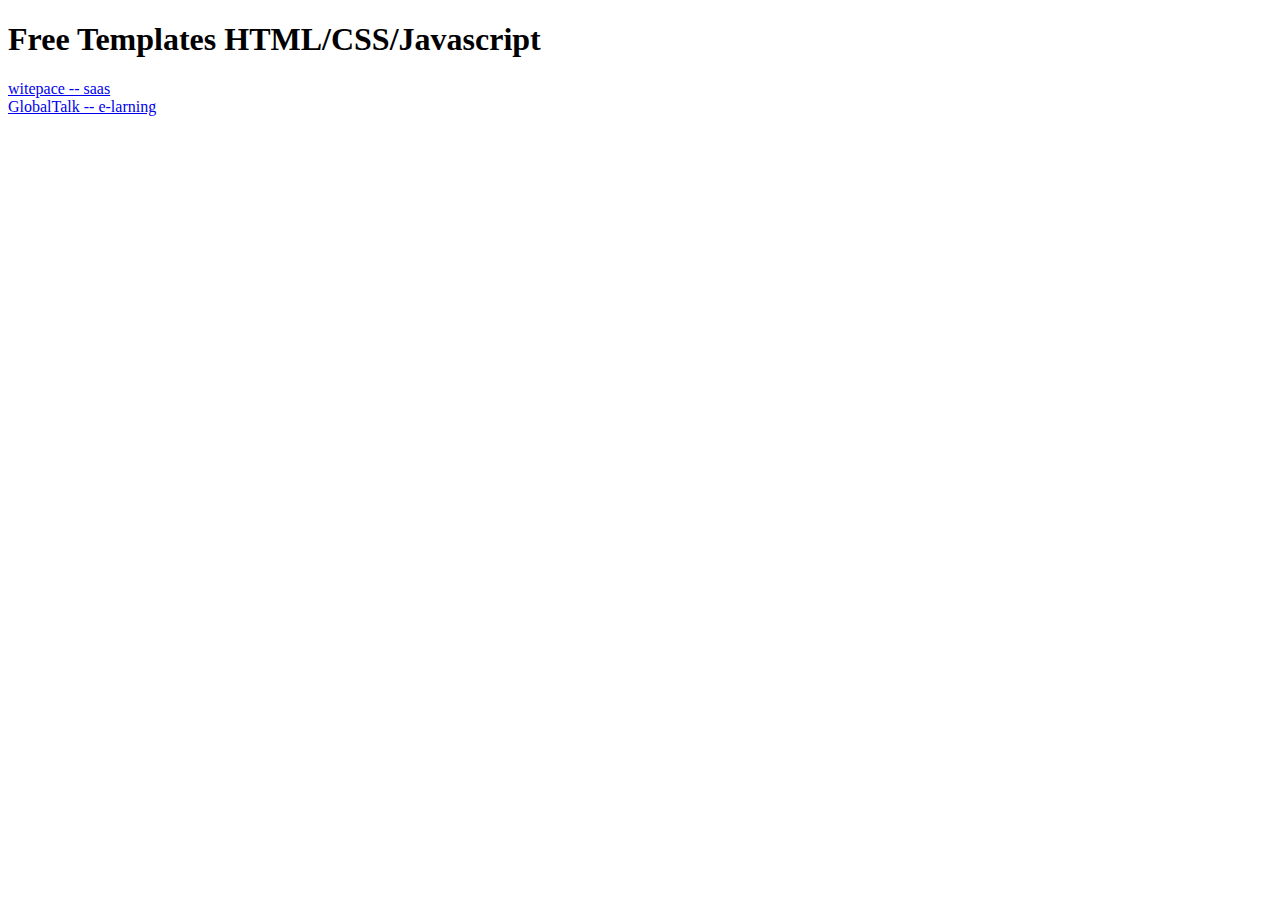
<file: index.html>
<!DOCTYPE html>
<html lang="pt-br">
<head>
    <meta charset="UTF-8">
    <meta http-equiv="X-UA-Compatible" content="IE=edge">
    <meta name="viewport" content="width=device-width, initial-scale=1.0">
    <title>Free Templates HTML/CSS/Javascript</title>
</head>
<body>
    <h1>Free Templates HTML/CSS/Javascript</h1>
    <a href="/whitepace-tailwind">witepace -- saas</a>
    <br/>
    <a href="/globaltalk">GlobalTalk -- e-larning</a>
</body>
</html>
</file>
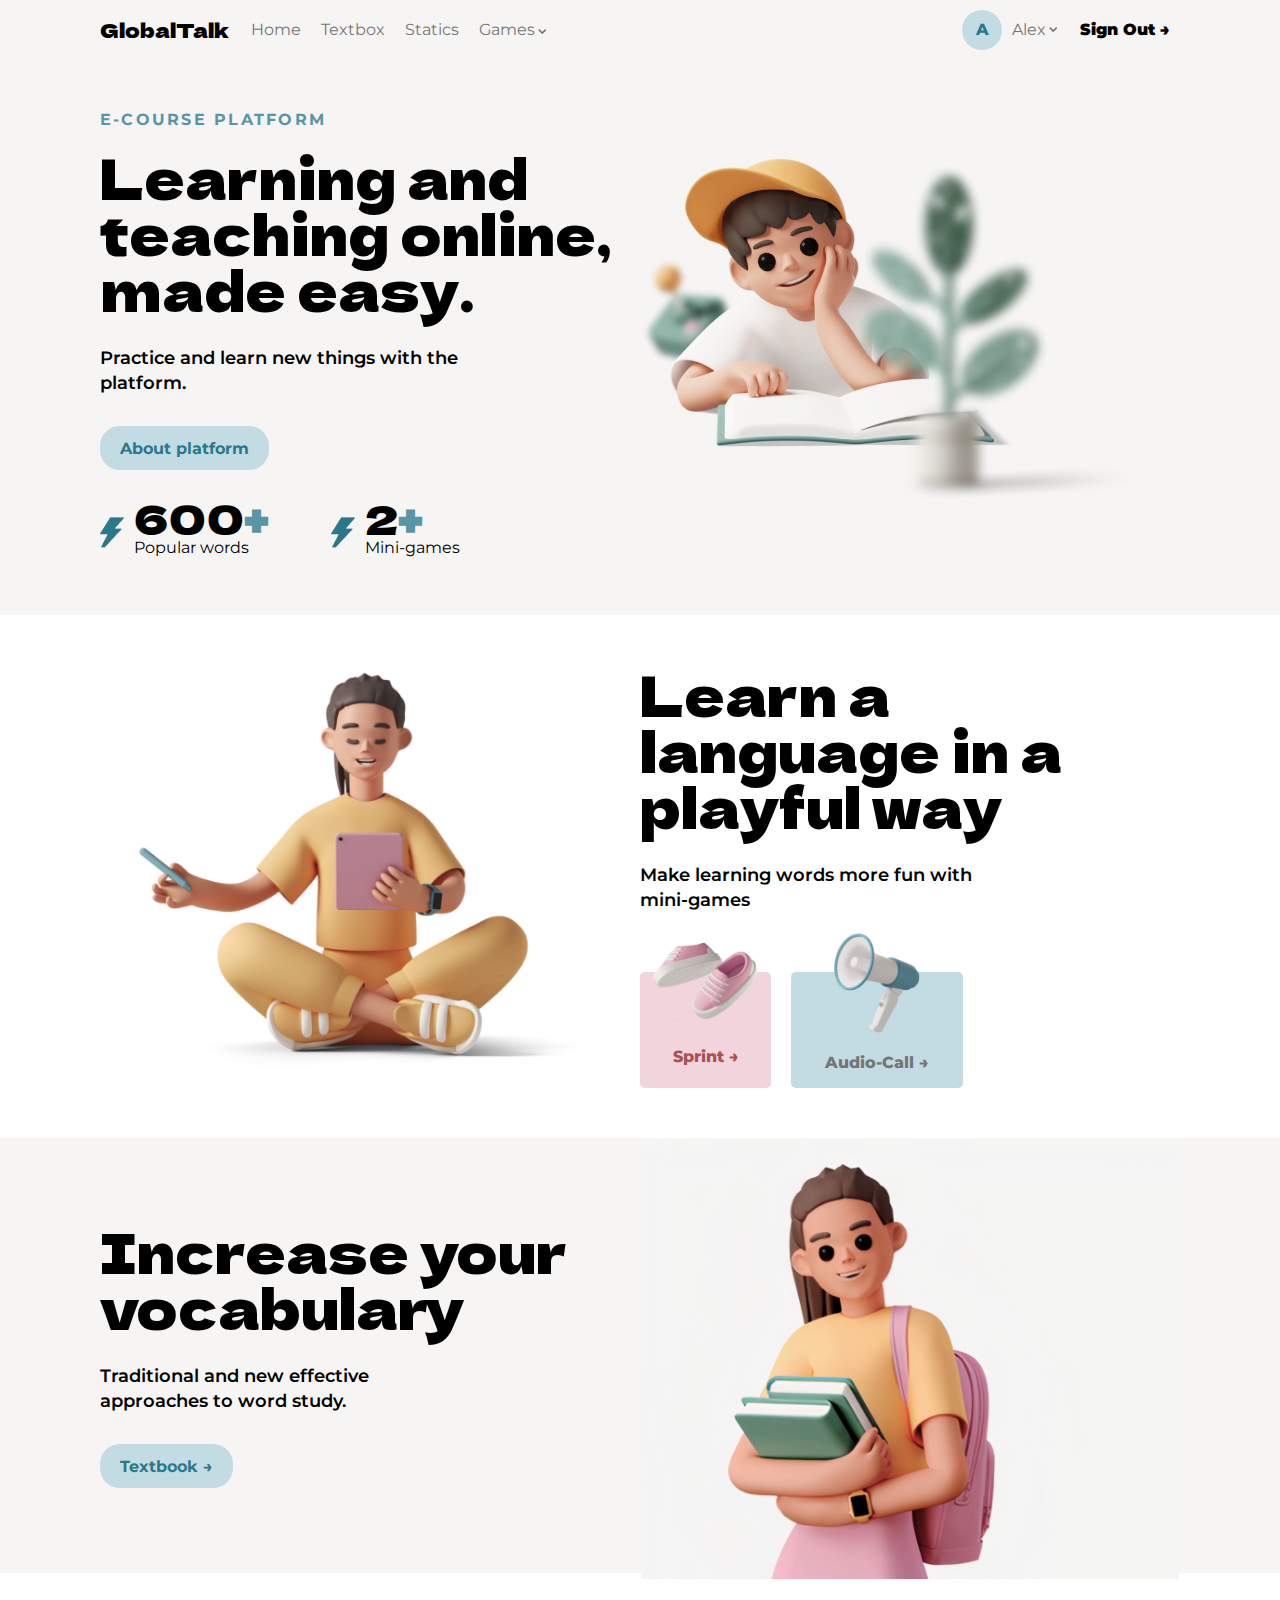
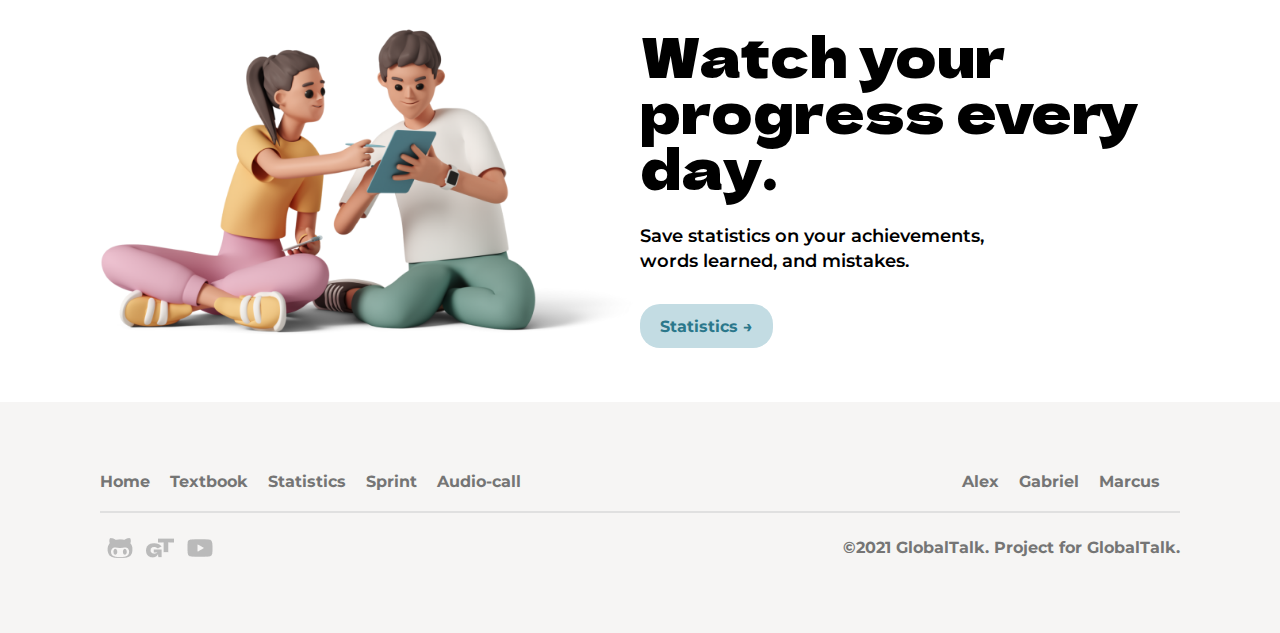
<file: globaltalk/index.html>
<!DOCTYPE html>
<html lang="en">

<head>
    <meta charset="UTF-8">
    <meta http-equiv="X-UA-Compatible" content="IE=edge">
    <meta name="viewport" content="width=device-width, initial-scale=1.0">

    <link rel="stylesheet" href="./css/boot.css">
    <link rel="stylesheet" href="./css/main.css">
    <link rel="stylesheet" href="./css/mobile.css">
    <title>GlobalTalk</title>
</head>

<body>
    <header class="header">
        <button id="burger_menu">
            <svg width="24" height="24" viewBox="0 0 24 24" fill="none" xmlns="http://www.w3.org/2000/svg">
                <path d="M2 7L22 7" stroke="black" stroke-width="1.4" stroke-linecap="square" />
                <path d="M2 12.5L16 12.5" stroke="black" stroke-width="1.4" stroke-linecap="square" />
                <path d="M2 18L8 18" stroke="black" stroke-width="1.4" stroke-linecap="square" />
            </svg>

        </button>
        <h1>GlobalTalk</h1>
        <nav>
            <ul class="menu" id="menu">
                <li><a href="/">Home</a></li>
                <li><a href="/textbok">Textbox</a></li>
                <li><a href="/statics">Statics</a></li>
                <li>Games
                    <svg width="15" height="14" viewBox="0 0 15 14" fill="none" xmlns="http://www.w3.org/2000/svg">
                        <path d="M3.81213 6.60889L7.27431 10.0713L10.7367 6.60889" stroke="#757575"
                            stroke-width="1.6" />
                    </svg>
                </li>
            </ul>
            <ul>
                <li id="user_buttom">
                    <a href="/user">
                        <span class="first_letter">A</span>
                        <span>Alex</span>
                        <span><svg width="14" height="14" viewBox="0 0 14 14" fill="none"
                                xmlns="http://www.w3.org/2000/svg">
                                <path d="M3.76459 6.60889L7.22676 10.0713L10.6891 6.60889" stroke="#757575"
                                    stroke-width="1.6" />
                            </svg>
                        </span>
                    </a>
                </li>
                <li class="signout" id="signout">
                    <a href="/">Sign Out →</a>
                </li>
            </ul>
        </nav>
    </header>
    <section class="section hero">
        <header>
            <span>E-COURSE PLATFORM</span>
            <h1>Learning and teaching online, made easy.</h1>
            <p class="description">
                Practice and learn new things with the platform.
            </p>
            <button class="go_to_action">
                About platform
            </button>
            <div class="items_hero">
                <div>
                    <img src="./images/ray.png" alt="Popular words" title="Popular words">
                    <p>
                        <span>600<b>+</b></span>
                        <span>Popular words</span>
                    </p>
                </div>
                <div class="separator"></div>
                <div>
                    <img src="./images/ray.png" alt="Popular words" title="Popular words">
                    <p>
                        <span>2<b>+</b></span>
                        <span>Mini-games</span>
                    </p>
                </div>
            </div>
        </header>
        <div class="box_image">
            <img src="./images/hero.png" alt="Learning and teaching online, made easy"
                title="Learning and teaching online, made easy">
        </div>
    </section>
    <!-- Learn a language in a playful way -->
    <section class="section learn">
        <header>
            <h1>Learn a language in a playful way</h1>
            <p class="description">Make learning words more fun with mini-games</p>
            <div class="items">
                <div>
                    <img src="./images/sprint-icon.png" alt="Sprint" title="Sprint">
                    <p>Sprint →</p>
                </div>
                <div>
                    <img src="./images/audio-call-icon.png" alt="Audio-Call" title="Audio-Call">
                    <p>Audio-Call →</p>
                </div>
            </div>
        </header>
        <div class="box_image">
            <img src="./images/learn.png" alt="Learn a language in a playful way" title="Learn a language in a playful way">
        </div>
    </section>
    <!-- Increase your vocabulary -->
    <section class="section increase">
        <header>
            <h1>Increase your vocabulary</h1>
            <p class="description">
                Traditional and new effective approaches to word study.
            </p>
            <button class="go_to_action">
                Textbook →
            </button>
        </header>
        <div class="box_image">
            <img src="./images/increase.png" alt="Increase your vocabulary" title="Increase your vocabulary">
        </div>
    </section>
    <!-- Watch your progress every day -->
    <section class="section watch">
        <header>
            <h1>Watch your progress every day.</h1>
            <p class="description">
                Save statistics on your achievements, words learned, and mistakes.
            </p>
            <button class="go_to_action">
                Statistics →
            </button>
        </header>
        <div class="box_image">
            <img src="./images/watch.png" alt="Watch your progress every day" title="Watch your progress every day">
        </div>
    </section>
    <!-- footer -->
    <footer class="footer">
        <nav>
            <ul>
                <li><a href="#">Home</a></li>
                <li><a href="#">Textbook</a></li>
                <li><a href="#">Statistics</a></li>
                <li><a href="#">Sprint</a></li>
                <li><a href="#">Audio-call</a></li>
            </ul>
            <ul>
                <li><a href="#">Alex</a></li>
                <li><a href="#">Gabriel</a></li>
                <li><a href="#">Marcus</a></li>
            </ul>
        </nav>
        <div class="footer_last">
            <div>
                <a href="#">
                    <img src="./images/cat-icon.png" alt="gt" title="gt">
                </a>
                <a href="#">
                    <img src="./images/gt-icon.png" alt="gt" title="gt">
                </a>
                <a href="#">
                    <img src="./images/youtube-icon.png" alt="youtube" title="youtube">
                </a>
            </div>
            <p>©2021 GlobalTalk. Project for GlobalTalk.</p>
        </div>
    </footer>
    <script src="./js/script.js"></script>
</body>

</html>
</file>
<file: globaltalk/css/boot.css>
*{
    padding: 0;
    margin:0;
    box-sizing: border-box;
}
:root{
    --color-cyandark:#2B788B;
    --color-cyanlight:#C3DCE3;
    --color-pinkdark:#945069;
    --color-pinklight:#F2D4DC;
    --color-black:#000000;
    --color-greylight:#F6F5F4;
    --color-greymedium:#E0E0E0;
    --color-greyicon:#BABABA;
    --color-greydark:#757575;
    --color-cyan:#5996A5;
    --color-green:#639B6D;
    --color-pink:#F2D4DC;
    --color-red:#A95151;            
    --color-yellow:#C4A24C;
    --color-orange:#CB5C44;
    --shadow1:0px 343.472px 343.472px rgba(52, 41, 39, 0.08), 0px 183.185px 183.185px rgba(52, 41, 39, 0.12), 0px 91.5925px 91.5925px rgba(52, 41, 39, 0.04), 0px 68.6944px 68.6944px rgba(52, 41, 39, 0.04), 0px 11.4491px 68.6944px rgba(52, 41, 39, 0.04), 0px 11.4491px 11.4491px rgba(52, 41, 39, 0.04);
    --shadow2:0 4px 4px 0 rgba(0,0,0,.25);
}
@font-face {
    font-family: DelaGothic;
    src: url('../fonts/DelaGothicOne-Regular.woff2');
}
@font-face {
    font-family: Montserrat;
    src: url('../fonts/Montserrat-VariableFont_wght.woff2');
}
body{
    font-family: Montserrat;
}
h1{
    font-size:56px;
    line-height: 56px;
    font-weight: 400;
}

h1,h2,h2,h3{
    font-family: DelaGothic;
}
p,a,li{
    font-family: Montserrat;
}
.section{
    width:100vw;
    padding:100px;
}
ul{
    list-style: none;
}
a{
    text-decoration: none;
}
a:hover{
    text-decoration: none;
}
button:focus, button:active{
    outline:none;
    border:none;
}
/*========================================*/
/*              Global                    */
/*========================================*/
.section{
    padding: 50px 100px;
    display:grid;
    grid-template-columns: 1fr 1fr;
    grid-template-rows:1fr;
    align-items: center;
}
.section .box_image{
    width:100%;
    position: relative;
}
.section .box_image img{
    width:100%;
    height:100%;
    object-fit: contain;
}
.section p.description{
    font-size: 18px;
    line-height:25px;
    font-weight: 600;
    width:70%;
    margin:30px 0;
}
.section button.go_to_action{
    width:auto;
    height:44px;
    border-radius:20px;
    padding: 0 20px;
    color:var(--color-cyandark);
    background-color: var(--color-cyanlight);
    border:none;
    font-family: Montserrat;
    font-size:16px;
    font-weight: bold;
}
@media (max-width:780px){
    .section{
        grid-template-columns: auto;
        padding:20px;
        overflow-x: hidden;
    }
    .section h1{
        text-align:center;
        font-size:32px;
        line-height: 32px;
    }
    .section p.description{
        text-align:center;
        width:100%;
        font-size:14px;
        line-height: 14px;
    }
    .section button.go_to_action{
        margin-left:50%;
        transform: translateX(-50%);
        min-width: 160px;
        margin-bottom: 20px;
    }
    
}
/*========================================*/
/*              footer                    */
/*========================================*/
.footer{
    padding: 50px 100px;
    background-color: var(--color-greylight);
}
.footer nav, .footer div.footer_last{
    display: flex;
    width: 100%;
    justify-content: space-between;
    align-items: center;
    border-bottom: 2px solid var(--color-greymedium);
    padding: 20px 0;
}
.footer nav ul{
    display: flex;
}
.footer nav ul li a,
.footer div.footer_last a{
    color: var(--color-greydark);
    padding-right: 20px;
    font-weight: 700;
}
.footer nav ul li a:hover,
.footer div.footer_last a:hover{
    color: var(--color-cyan);
    transition: color 0.5s;
}
.footer div.footer_last{
    border:none;
}
.footer div.footer_last div{
    display: flex;
}
.footer div.footer_last a{
    display: flex;
    justify-content: center;
    align-items: center;
    width:30px;
    padding: 0;
    margin: 0 5px;
    height: 30px;
}
.footer div.footer_last a:hover{
    background-color: var(--color-greydark);
    border-radius: 5px;
}
.footer div.footer_last{
    color: var(--color-greydark);
    font-weight: 700;
}
@media (max-width:780px){
    .footer nav ul{
        flex-direction: column;
    }
    .footer nav ul li{
        margin-bottom: 10px;
    }
    .footer div.footer_last{
        flex-direction: column;
    }
    .footer div.footer_last div{
        margin-bottom: 20px;
    }
    .footer div.footer_last  p{
        text-align: center;
    }
}
</file>
<file: globaltalk/css/main.css>
/*========================================*/
/*             Header                     */
/*========================================*/
.header {
    background-color: var(--color-greylight) !important;
    width: 100vw;
    padding: 0 100px;
    display: flex;
    justify-content: start;
    align-items: center;
    height: 60px;
    border-bottom: 1px solid var(--color-greylight);
}

.header button {
    display: none;
}

.header h1 {
    font-size: 20px;
    padding-right: 10px;
    border-right: 2px solid var(--color-greylight);
}

.header nav {
    flex: 1;
    display: flex;
    justify-content: space-between;
}

.header nav ul {
    display: flex;
    justify-content: flex-start;
    align-items: center;
}

.header li,
.header li a {
    color: var(--color-greydark);
    font-size: 16px;
    display: flex;
    justify-content: center;
    align-items: center;
}

.header nav ul li {
    margin: 0 10px;
    display: flex;
    height: 100%;
    align-items: center;
    cursor: pointer;
}

.header nav ul li a .first_letter {
    text-transform: uppercase;
    font-weight: 800;
    color: var(--color-cyandark);
    background-color: var(--color-cyanlight);
    display: flex;
    justify-content: center;
    align-items: center;
    font-size: 16px;
    width: 40px;
    height: 40px;
    border-radius: 100%;
    margin-right: 10px;
}

.header nav ul li:last-child a {
    font-weight: 900;
    color: var(--color-black)
}

.header li:hover,
.header li a:hover {
    font-weight: 800;
    color: var(--color-greydark);
    transition: color 0.3s;
}

.header nav ul li:last-child a:hover {
    color: var(--color-cyandark);
}

/*========================================*/
/*              Hero                      */
/*========================================*/
.hero{
    background-color: var(--color-greylight) !important;
}
.hero>header>span {
    display: inline-block;
    font-family: 'Montserrat';
    font-style: normal;
    font-weight: 700;
    font-size: 16px;
    line-height: 100%;
    letter-spacing: 0.14em;
    text-transform: uppercase;
    color: var(--color-cyan);
    margin-bottom:20px;
}
.hero .items_hero{
    width:100%;
    height:65px;
    display:flex;
    justify-content: flex-start;
    align-items: center;
    margin-top:30px;
}
.hero .items_hero div.separator{
    width:2px;
    height:70%;
    background-color: var(--color-greylight);
}
.hero .items_hero div{
    height:100%;
    display:flex;
    justify-content: flex-start;
    align-items: center;
    margin-right:30px;
}
.hero .items_hero div img{
    margin-right:10px;
}
.hero .items_hero div p{
    display:block;
}
.hero .items_hero div p span:first-child{
    font-family: DelaGothic;
    font-size:40px;
}
.hero .items_hero div p span:first-child b{
    color:var(--color-cyan);
}
.hero .items_hero div p span{
    display: block;
    line-height:30px;
}
/*========================================*/
/*            Learn a language            */
/*========================================*/
.learn header{
    order:2;
}
.learn .items{
    display:flex;
}
.learn .items div{
    width:131px;
    height:145px;
    position: relative;
    margin-right:20px;
}
.learn .items div img{
    z-index:8;
    position: relative;
    margin:0 auto;
    width:80%;
    display: block;
}
.learn .items div p{
    position: relative;
    z-index:8;
    text-align:center;
    font-weight: 800;
    margin-top:20px;
    color:var(--color-red)
}
.learn  .items div::before{
    content:"";
    display:block;
    width:100%;
    height:80%;
    background-color: var(--color-pink);
    position: absolute;
    bottom:0;
    left:0;
    border-radius:5px;
    z-index:5;
}
.learn .items div:last-child{
    width:172px;
}
.learn .items div:last-child img{
    width:50%;
    margin-top:-10px;
}
.learn .items div:last-child p{
    color:var(--color-greydark);
}
.learn  .items div:last-child::before{
    background-color: var(--color-cyanlight);
}
/*========================================*/
/*       Increase your vocabulary         */
/*========================================*/
.increase{
    background-color: var(--color-greylight);
    padding: 0 100px;
}
.increase img{
    margin-bottom: -10px;
}
/*========================================*/
/*      Watch your progress every day.    */
/*========================================*/
.watch header{
    order:2;
}
</file>
<file: globaltalk/css/mobile.css>
@media (max-width:780px) {

    /*========================================*/
    /*             Header                     */
    /*========================================*/
    .header {
        height: 50px;
        padding: 0 10px;
        display: grid;
        grid-template-columns: 30px 1fr 110px;
        grid-template-rows: 50px;
        border-bottom: 1px solid var(--color-greylight);
    }

    .header h1 {
        font-size: 16px;
        order: 2;
        border-right: 0px solid transparent;
        flex: 1;
        text-align: center;
        border-right: 2px solid var(--color-greylight);
    }

    .header button {
        display: flex;
        order: 1;
        background-color: transparent;
        border: none;
    }

    .header nav {
        flex: 1;
        order: 3;
        display: flex;
        justify-content: space-between;
    }

    .header nav .menu {
        position: absolute;
        display: flex;
        flex-direction: column;
        top: 50px;
        left: -10px;
        width: 100%;
        align-items: flex-start;
        visibility: visible;
        visibility: hidden;
        opacity: 0;
    }

    .header nav ul.show_menu {
        opacity: 1 !important;
        visibility: visible !important;
        transition: opacity 0.3s;
    }

    .header nav .menu li {
        width: 100%;
        height: 40px;
        justify-content: flex-start;
        background-color: var(--color-greylight);
        padding: 0 10px;
        box-shadow: var(--shadow2);
    }

    .header nav .menu li a {
        width: 100%;
        height: 100%;
        justify-content: flex-start;
    }

    .header nav ul:last-child {
        display: flex;
        justify-content: flex-start;
        align-items: center;
    }

    .header nav ul:last-child li:first-child {
        font-size: 12px;
    }

    .header nav ul:last-child li.signout {
        position: absolute;
        height: 40px;
        border-radius: 5px;
        box-shadow: var(--shadow2);
        background: var(--color-greylight);
        top: 50px;
        right: 0;
        width: 110px;
        transition: opacity 0, 3s;
        visibility: hidden;
        opacity: 0;
    }

    .header nav ul:last-child li.show_signout {
        visibility: visible !important;
        opacity: 1 !important;
        transition: opacity 0, 3s;
    }

    .header nav ul li:last-child a {
        font-weight: 900;
        color: var(--color-black)
    }

    .header nav ul li a .first_letter {
        width: 30px;
        height: 30px;
    }

    /*========================================*/
    /*              Hero                      */
    /*========================================*/
    .hero .items_hero {
        justify-content: center;
        width: 90%;
        margin: 20px auto;
    }

    .hero>header>span {
        font-size: 12px;
        text-align: center;
        width: 100%;
    }

    .hero .items_hero div img {
        width: 20px
    }

    .hero .items_hero div p span {
        line-height: 20px;
    }

    .hero .items_hero div p span:first-child {
        font-size: 20px;
    }

    .hero .items_hero div p span:last-child {
        font-size: 12px;
    }

    .hero .box_image img {
        margin-left: 50%;
        transform: translateX(-40%);
        margin-top: 20px;
    }

    /*========================================*/
    /*            Learn a language            */
    /*========================================*/
    .learn .items {
        justify-content: center;
    }

    /*========================================*/
    /*       Increase your vocabulary         */
    /*========================================*/
    .increase {
        background-color: var(--color-greylight);
        padding: 20px 20px 0 20px;
    }
}
</file>
